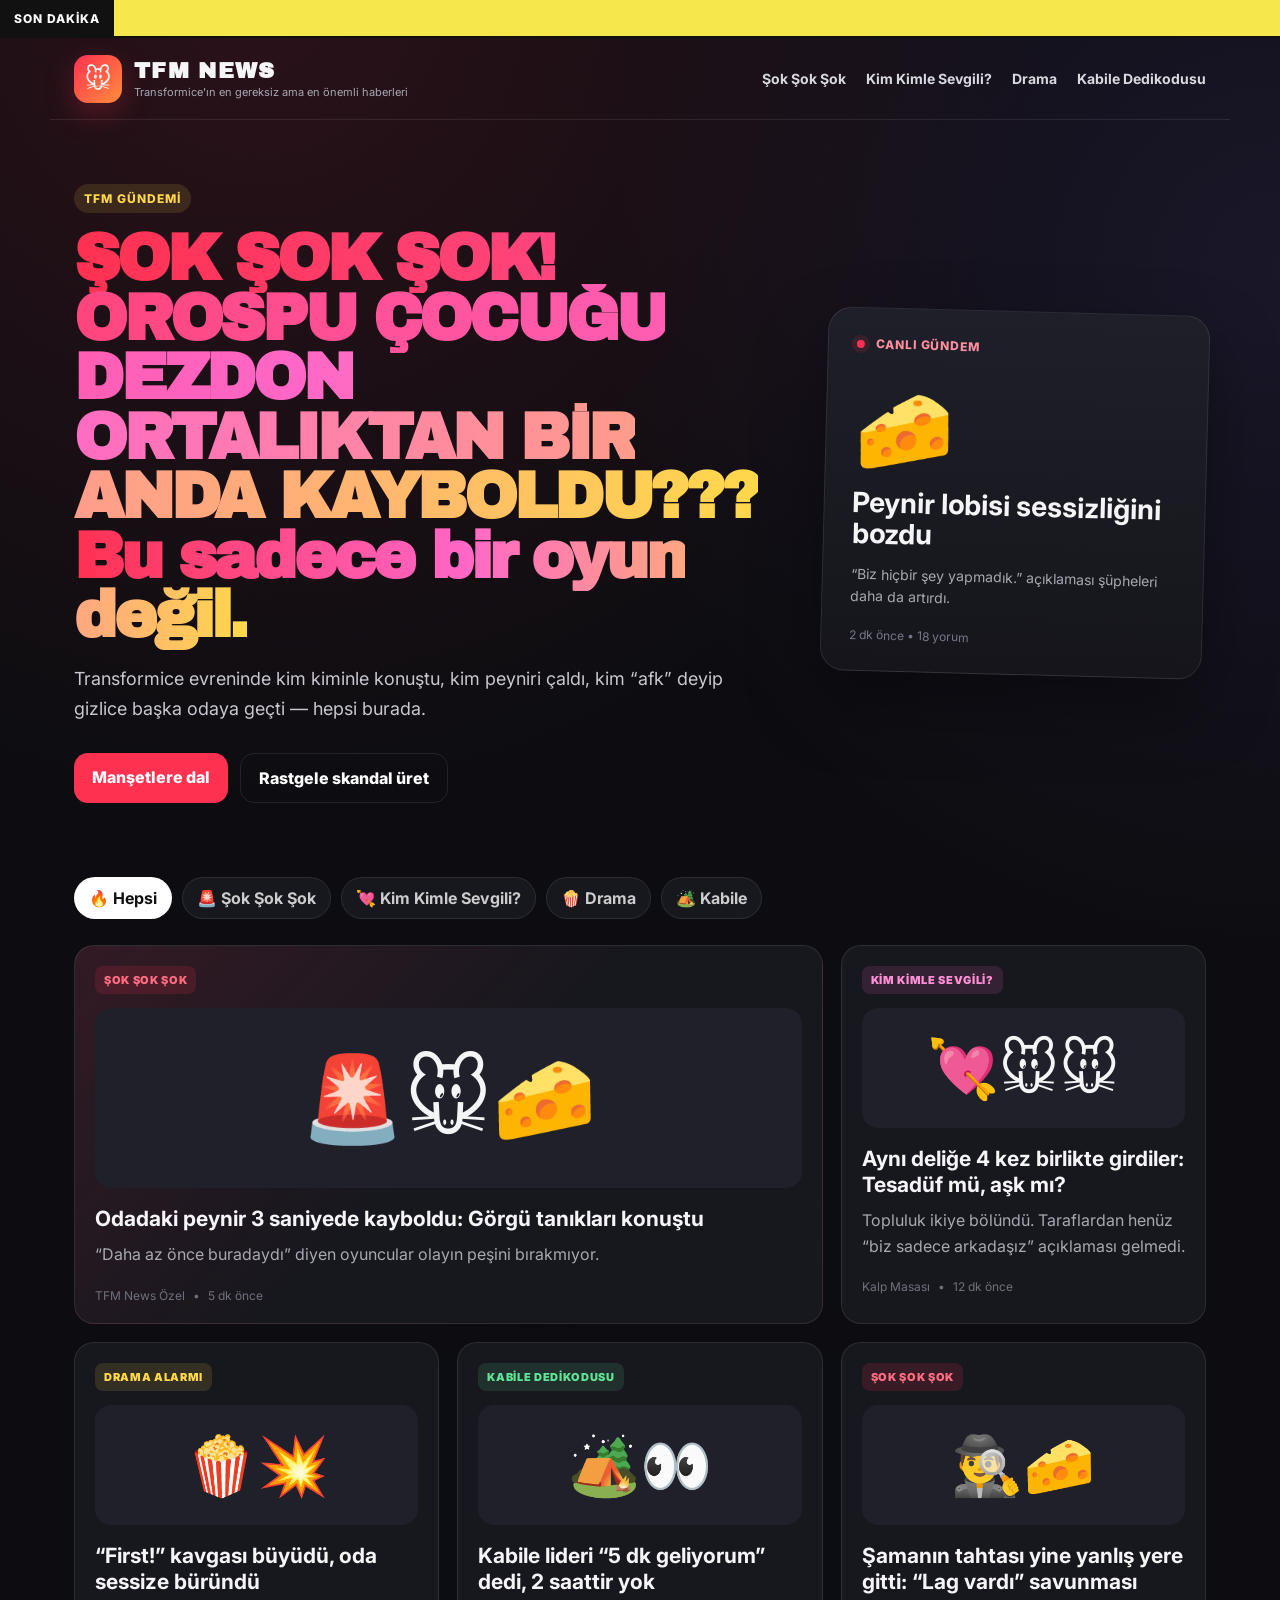
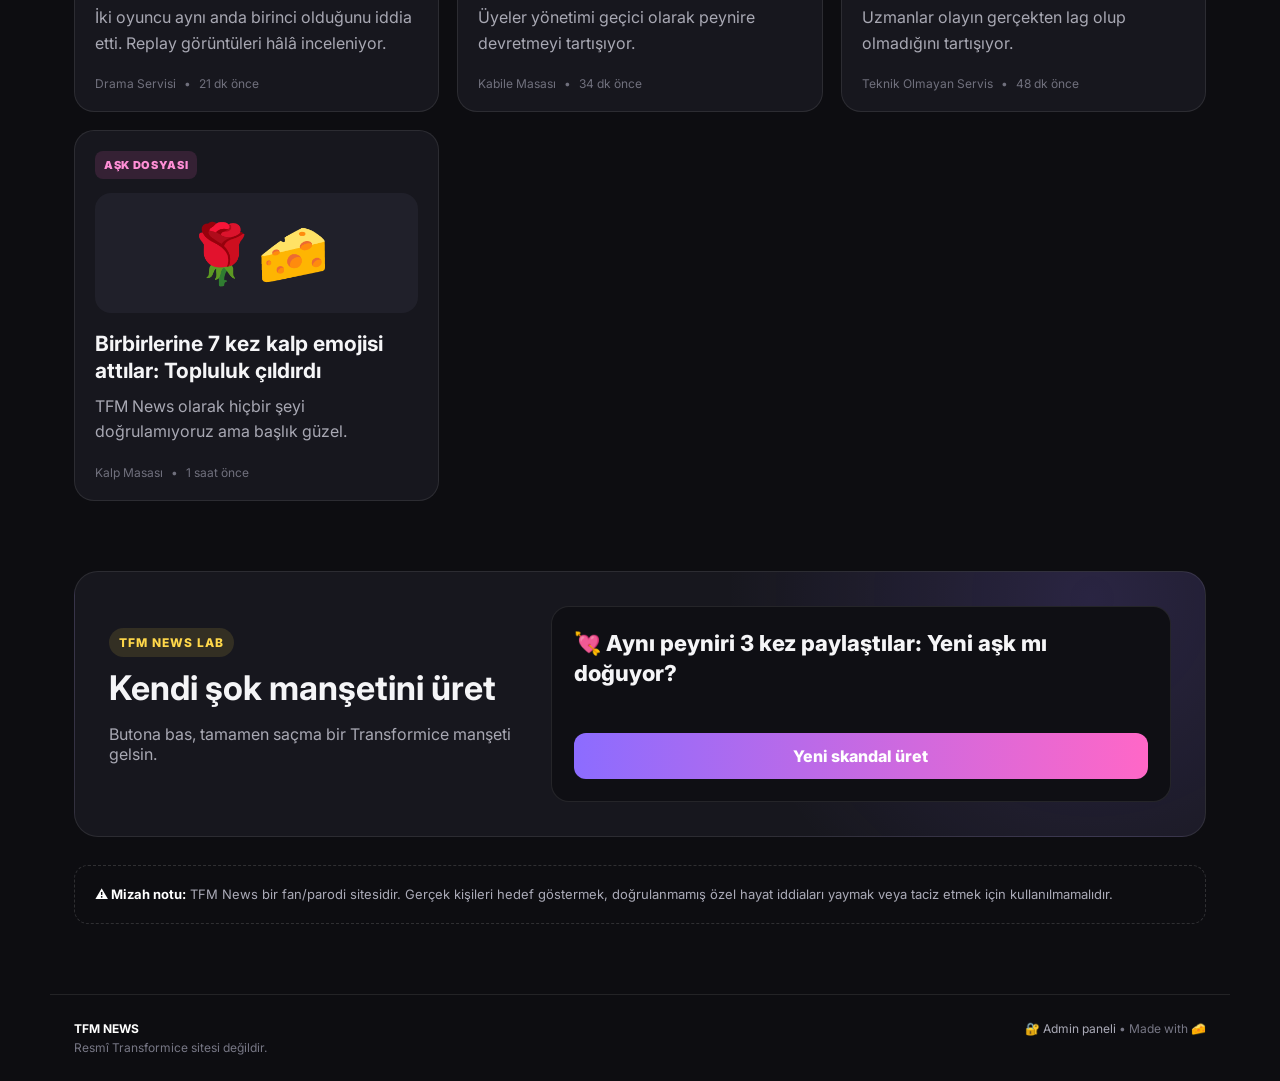
<file: index.html>
<!doctype html>
<html lang="tr">
<head>
  <meta charset="utf-8">
  <meta name="viewport" content="width=device-width,initial-scale=1">
  <title>TFM News — Şok Şok Şok!</title>
  <meta name="description" content="Transformice topluluğu için mizahi fan haber sitesi.">
  <link rel="stylesheet" href="/style.css">
</head>
<body>
  <div class="top-ticker">
    <div class="ticker-label">SON DAKİKA</div>
    <div class="ticker-track"><div class="ticker-text" id="tickerText">TFM News yükleniyor...</div></div>
  </div>

  <header class="site-header">
    <a class="brand" href="/">
      <span class="brand-mark">🐭</span>
      <span><strong>TFM NEWS</strong><small>Transformice'ın en gereksiz ama en önemli haberleri</small></span>
    </a>
    <nav class="desktop-nav">
      <a href="#news">Şok Şok Şok</a>
      <a href="#news">Kim Kimle Sevgili?</a>
      <a href="#news">Drama</a>
      <a href="#news">Kabile Dedikodusu</a>
    </nav>
    <button class="menu-btn" id="menuBtn">☰</button>
  </header>

  <div class="mobile-nav" id="mobileNav">
    <a href="#news">Şok Şok Şok</a><a href="#news">Kim Kimle Sevgili?</a>
    <a href="#news">Drama</a><a href="#news">Kabile Dedikodusu</a>
  </div>

  <main>
    <section class="hero">
      <div class="hero-copy">
        <span class="eyebrow" id="heroEyebrow"></span>
        <h1><span id="heroTitle"></span><br><span id="heroSubtitle"></span></h1>
        <p id="heroDescription"></p>
        <div class="hero-actions">
          <a class="primary-btn" href="#news">Manşetlere dal</a>
          <button class="ghost-btn" id="randomHeadline">Rastgele skandal üret</button>
        </div>
      </div>
      <aside class="hero-card">
        <div class="live-dot"><span></span> CANLI GÜNDEM</div>
        <div class="hero-card-icon" id="liveEmoji"></div>
        <h2 id="liveTitle"></h2>
        <p id="liveDescription"></p>
        <div class="meta" id="liveMeta"></div>
      </aside>
    </section>

    <section class="category-strip">
      <button data-filter="all" class="active">🔥 Hepsi</button>
      <button data-filter="shock">🚨 Şok Şok Şok</button>
      <button data-filter="love">💘 Kim Kimle Sevgili?</button>
      <button data-filter="drama">🍿 Drama</button>
      <button data-filter="tribe">🏕️ Kabile</button>
    </section>

    <section class="news-grid" id="news"></section>

    <section class="headline-generator">
      <div>
        <span class="eyebrow">TFM NEWS LAB</span>
        <h2>Kendi şok manşetini üret</h2>
        <p>Butona bas, tamamen saçma bir Transformice manşeti gelsin.</p>
      </div>
      <div class="generator-box">
        <div id="generatedHeadline">🐭 Manşet hazırlanıyor...</div>
        <button id="generateBtn">Yeni skandal üret</button>
      </div>
    </section>

    <section class="notice">
      <strong>⚠️ Mizah notu:</strong> TFM News bir fan/parodi sitesidir. Gerçek kişileri hedef göstermek,
      doğrulanmamış özel hayat iddiaları yaymak veya taciz etmek için kullanılmamalıdır.
    </section>
  </main>

  <footer>
    <div><strong>TFM NEWS</strong><span>Resmî Transformice sitesi değildir.</span></div>
    <div><a href="/admin/">🔐 Admin paneli</a> • Made with 🧀</div>
  </footer>

  <script src="/app.js"></script>
</body>
</html>
</file>
<file: style.css>
@import url('https://fonts.googleapis.com/css2?family=Archivo+Black&family=Inter:wght@400;600;700;800&display=swap');

:root{
  --bg:#0d0d11;
  --panel:#17171e;
  --panel2:#20202a;
  --text:#f5f5f7;
  --muted:#a8a8b3;
  --red:#ff3151;
  --yellow:#ffd84a;
  --pink:#ff67c7;
  --purple:#8c6cff;
  --green:#60e394;
  --border:rgba(255,255,255,.09);
}

*{box-sizing:border-box}
html{scroll-behavior:smooth}
body{
  margin:0;
  background:
    radial-gradient(circle at 20% 0%, rgba(255,49,81,.12), transparent 28%),
    radial-gradient(circle at 100% 10%, rgba(140,108,255,.10), transparent 25%),
    var(--bg);
  color:var(--text);
  font-family:Inter,system-ui,sans-serif;
}

a{color:inherit;text-decoration:none}
button{font:inherit}

.top-ticker{
  display:flex;
  align-items:center;
  height:38px;
  background:#f6e84c;
  color:#111;
  font-weight:800;
  overflow:hidden;
  border-bottom:2px solid #111;
}
.ticker-label{
  height:100%;
  display:flex;
  align-items:center;
  padding:0 14px;
  background:#111;
  color:#fff;
  font-size:12px;
  letter-spacing:.08em;
  white-space:nowrap;
}
.ticker-track{
  overflow:hidden;
  width:100%;
}
.ticker-text{
  display:inline-block;
  min-width:100%;
  padding-left:100%;
  white-space:nowrap;
  animation:ticker 22s linear infinite;
}
@keyframes ticker{to{transform:translateX(-100%)}}

.site-header{
  max-width:1180px;
  margin:auto;
  min-height:82px;
  padding:14px 24px;
  display:flex;
  align-items:center;
  justify-content:space-between;
  border-bottom:1px solid var(--border);
}
.brand{display:flex;gap:12px;align-items:center}
.brand-mark{
  width:48px;height:48px;
  display:grid;place-items:center;
  border-radius:14px;
  background:linear-gradient(135deg,var(--red),#ff8d3b);
  font-size:26px;
  box-shadow:0 10px 30px rgba(255,49,81,.25);
}
.brand strong{
  display:block;
  font-family:"Archivo Black",sans-serif;
  letter-spacing:.06em;
  font-size:22px;
}
.brand small{display:block;color:var(--muted);margin-top:2px;font-size:11px}
.desktop-nav{display:flex;gap:20px;font-weight:700;font-size:14px}
.desktop-nav a{color:#d8d8df}
.desktop-nav a:hover{color:#fff}
.menu-btn{
  display:none;
  width:42px;height:42px;
  border:1px solid var(--border);
  border-radius:12px;
  background:var(--panel);
  color:#fff;
  cursor:pointer;
}
.mobile-nav{
  display:none;
  max-width:1180px;
  margin:auto;
  padding:0 24px 16px;
  gap:10px;
}
.mobile-nav.open{display:grid}
.mobile-nav a{
  background:var(--panel);
  padding:12px 14px;
  border-radius:10px;
  border:1px solid var(--border);
}

main{max-width:1180px;margin:auto;padding:0 24px}

.hero{
  min-height:500px;
  display:grid;
  grid-template-columns:1.3fr .7fr;
  gap:40px;
  align-items:center;
  padding:64px 0;
}
.eyebrow{
  display:inline-flex;
  padding:7px 10px;
  border-radius:999px;
  background:rgba(255,216,74,.12);
  color:var(--yellow);
  font-weight:800;
  font-size:12px;
  letter-spacing:.08em;
}
.hero h1{
  margin:16px 0 18px;
  font-family:"Archivo Black",sans-serif;
  font-size: clamp(38px, 5vw, 64px);
  line-height:.93;
  letter-spacing:-.05em;
}
.hero h1 span{
  background:linear-gradient(90deg,var(--red),var(--pink),var(--yellow));
  -webkit-background-clip:text;
  background-clip:text;
  color:transparent;
}
.hero p{
  max-width:700px;
  color:#c7c7d0;
  font-size:18px;
  line-height:1.7;
}
.hero-actions{display:flex;gap:12px;flex-wrap:wrap;margin-top:28px}
.primary-btn,.ghost-btn{
  border:none;
  border-radius:14px;
  padding:14px 18px;
  font-weight:800;
  cursor:pointer;
}
.primary-btn{background:var(--red);color:white}
.ghost-btn{
  background:transparent;
  color:white;
  border:1px solid var(--border);
}
.primary-btn:hover,.ghost-btn:hover{transform:translateY(-1px)}

.hero-card{
  background:linear-gradient(180deg,#1f1f29,#15151b);
  padding:28px;
  border-radius:24px;
  border:1px solid var(--border);
  box-shadow:0 30px 70px rgba(0,0,0,.35);
  transform:rotate(1.5deg);
}
.live-dot{font-size:12px;font-weight:800;color:#ff8ea0;letter-spacing:.07em}
.live-dot span{
  display:inline-block;
  width:8px;height:8px;border-radius:50%;
  background:var(--red);
  margin-right:7px;
  box-shadow:0 0 0 5px rgba(255,49,81,.12);
}
.hero-card-icon{font-size:80px;margin:28px 0 10px}
.hero-card h2{font-size:28px;line-height:1.1;margin:0 0 10px}
.hero-card p{font-size:14px;color:var(--muted);line-height:1.6}
.meta{margin-top:20px;color:#777788;font-size:12px}

.category-strip{
  display:flex;
  gap:10px;
  overflow:auto;
  padding:10px 0 26px;
  scrollbar-width:none;
}
.category-strip::-webkit-scrollbar{display:none}
.category-strip button{
  white-space:nowrap;
  border:1px solid var(--border);
  background:var(--panel);
  color:#ccc;
  border-radius:999px;
  padding:10px 14px;
  cursor:pointer;
  font-weight:700;
}
.category-strip button.active{
  background:white;
  color:#111;
}

.news-grid{
  display:grid;
  grid-template-columns:repeat(3,1fr);
  gap:18px;
}
.news-card{
  background:var(--panel);
  border:1px solid var(--border);
  border-radius:20px;
  overflow:hidden;
  padding:20px;
  transition:.2s ease;
}
.news-card:hover{
  transform:translateY(-4px);
  border-color:rgba(255,255,255,.18);
}
.news-card.featured{
  grid-column:span 2;
  background:
    linear-gradient(135deg,rgba(255,49,81,.12),transparent 50%),
    var(--panel);
}
.badge{
  display:inline-block;
  font-size:11px;
  font-weight:900;
  letter-spacing:.06em;
  padding:7px 9px;
  border-radius:8px;
  margin-bottom:14px;
}
.badge.shock{background:rgba(255,49,81,.14);color:#ff6c83}
.badge.love{background:rgba(255,103,199,.13);color:#ff8fd6}
.badge.drama{background:rgba(255,216,74,.12);color:var(--yellow)}
.badge.tribe{background:rgba(96,227,148,.12);color:var(--green)}
.emoji-cover{
  min-height:120px;
  display:grid;
  place-items:center;
  font-size:58px;
  border-radius:16px;
  background:var(--panel2);
  margin-bottom:18px;
}
.featured .emoji-cover{min-height:180px;font-size:84px}
.news-card h3{font-size:21px;line-height:1.25;margin:0 0 10px}
.news-card p{color:var(--muted);line-height:1.6;margin:0}
.card-footer{
  display:flex;
  gap:8px;
  flex-wrap:wrap;
  margin-top:20px;
  color:#70707d;
  font-size:12px;
}

.headline-generator{
  margin:70px 0 28px;
  padding:34px;
  border:1px solid var(--border);
  border-radius:24px;
  background:
    radial-gradient(circle at 90% 10%,rgba(140,108,255,.16),transparent 35%),
    var(--panel);
  display:grid;
  grid-template-columns:.8fr 1.2fr;
  gap:28px;
  align-items:center;
}
.headline-generator h2{font-size:34px;margin:10px 0 8px}
.headline-generator p{color:var(--muted)}
.generator-box{
  padding:22px;
  border-radius:18px;
  background:#0f0f14;
  border:1px solid var(--border);
}
#generatedHeadline{
  font-size:22px;
  font-weight:800;
  line-height:1.35;
  min-height:88px;
}
#generateBtn{
  margin-top:16px;
  width:100%;
  border:none;
  border-radius:12px;
  padding:13px;
  background:linear-gradient(90deg,var(--purple),var(--pink));
  color:white;
  font-weight:800;
  cursor:pointer;
}

.notice{
  margin:24px 0 70px;
  padding:18px 20px;
  border-radius:14px;
  border:1px dashed rgba(255,255,255,.14);
  color:#aaaab7;
  line-height:1.6;
  font-size:13px;
}
.notice strong{color:#fff}

footer{
  border-top:1px solid var(--border);
  padding:26px 24px;
  max-width:1180px;
  margin:auto;
  display:flex;
  justify-content:space-between;
  gap:20px;
  color:#777785;
  font-size:12px;
}
footer strong{display:block;color:white;margin-bottom:4px}

.hidden{display:none!important}

@media(max-width:900px){
  .desktop-nav{display:none}
  .menu-btn{display:block}
  .hero{grid-template-columns:1fr;padding:44px 0}
  .hero-card{transform:none}
  .news-grid{grid-template-columns:1fr 1fr}
  .news-card.featured{grid-column:span 2}
  .headline-generator{grid-template-columns:1fr}
}

@media(max-width:620px){
  .site-header,main{padding-left:16px;padding-right:16px}
  .brand small{display:none}
  .brand strong{font-size:19px}
  .hero{gap:20px}
  .hero h1{font-size:54px}
  .hero p{font-size:16px}
  .news-grid{grid-template-columns:1fr}
  .news-card.featured{grid-column:auto}
  .featured .emoji-cover{min-height:130px;font-size:60px}
  .headline-generator{padding:22px}
  footer{flex-direction:column}
}

.emoji-cover img{width:100%;height:100%;object-fit:cover;border-radius:16px;display:block}
footer a{color:#aaaab7;text-decoration:none} footer a:hover{color:#fff}
</file>
